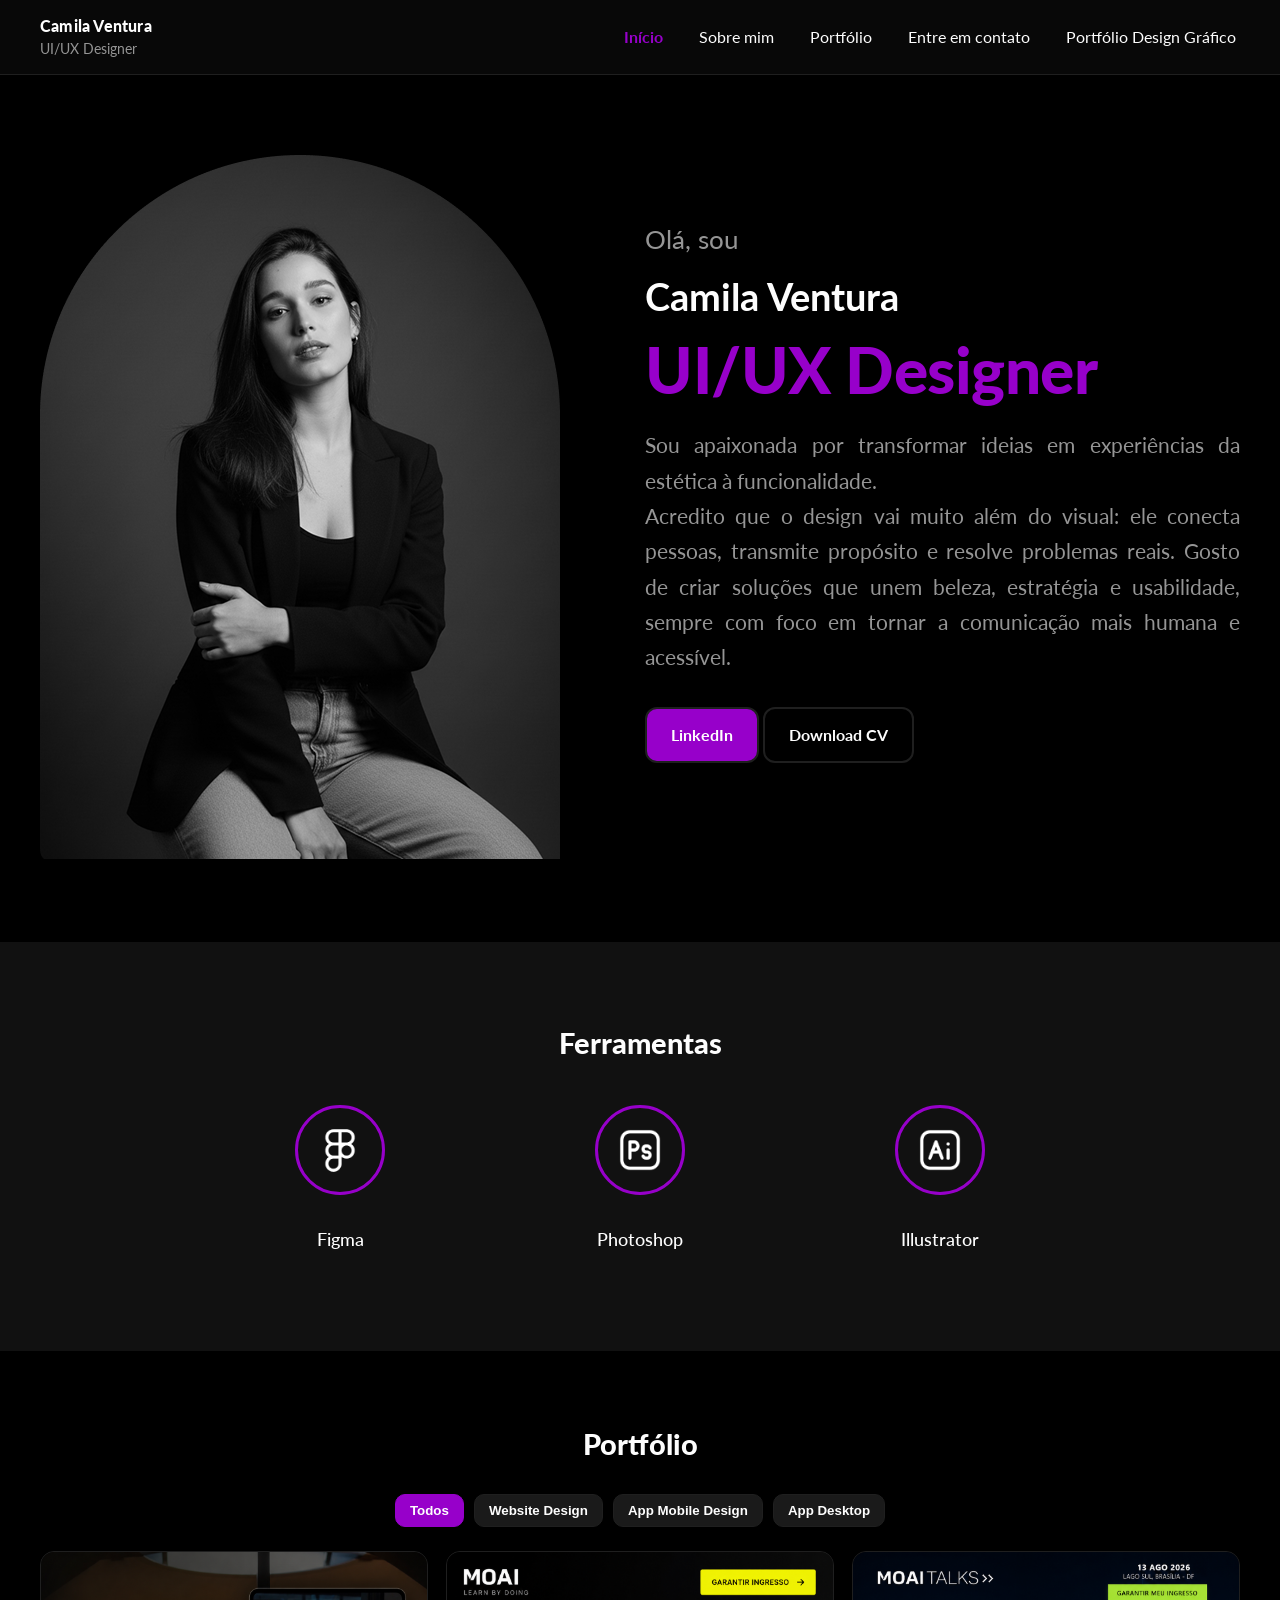
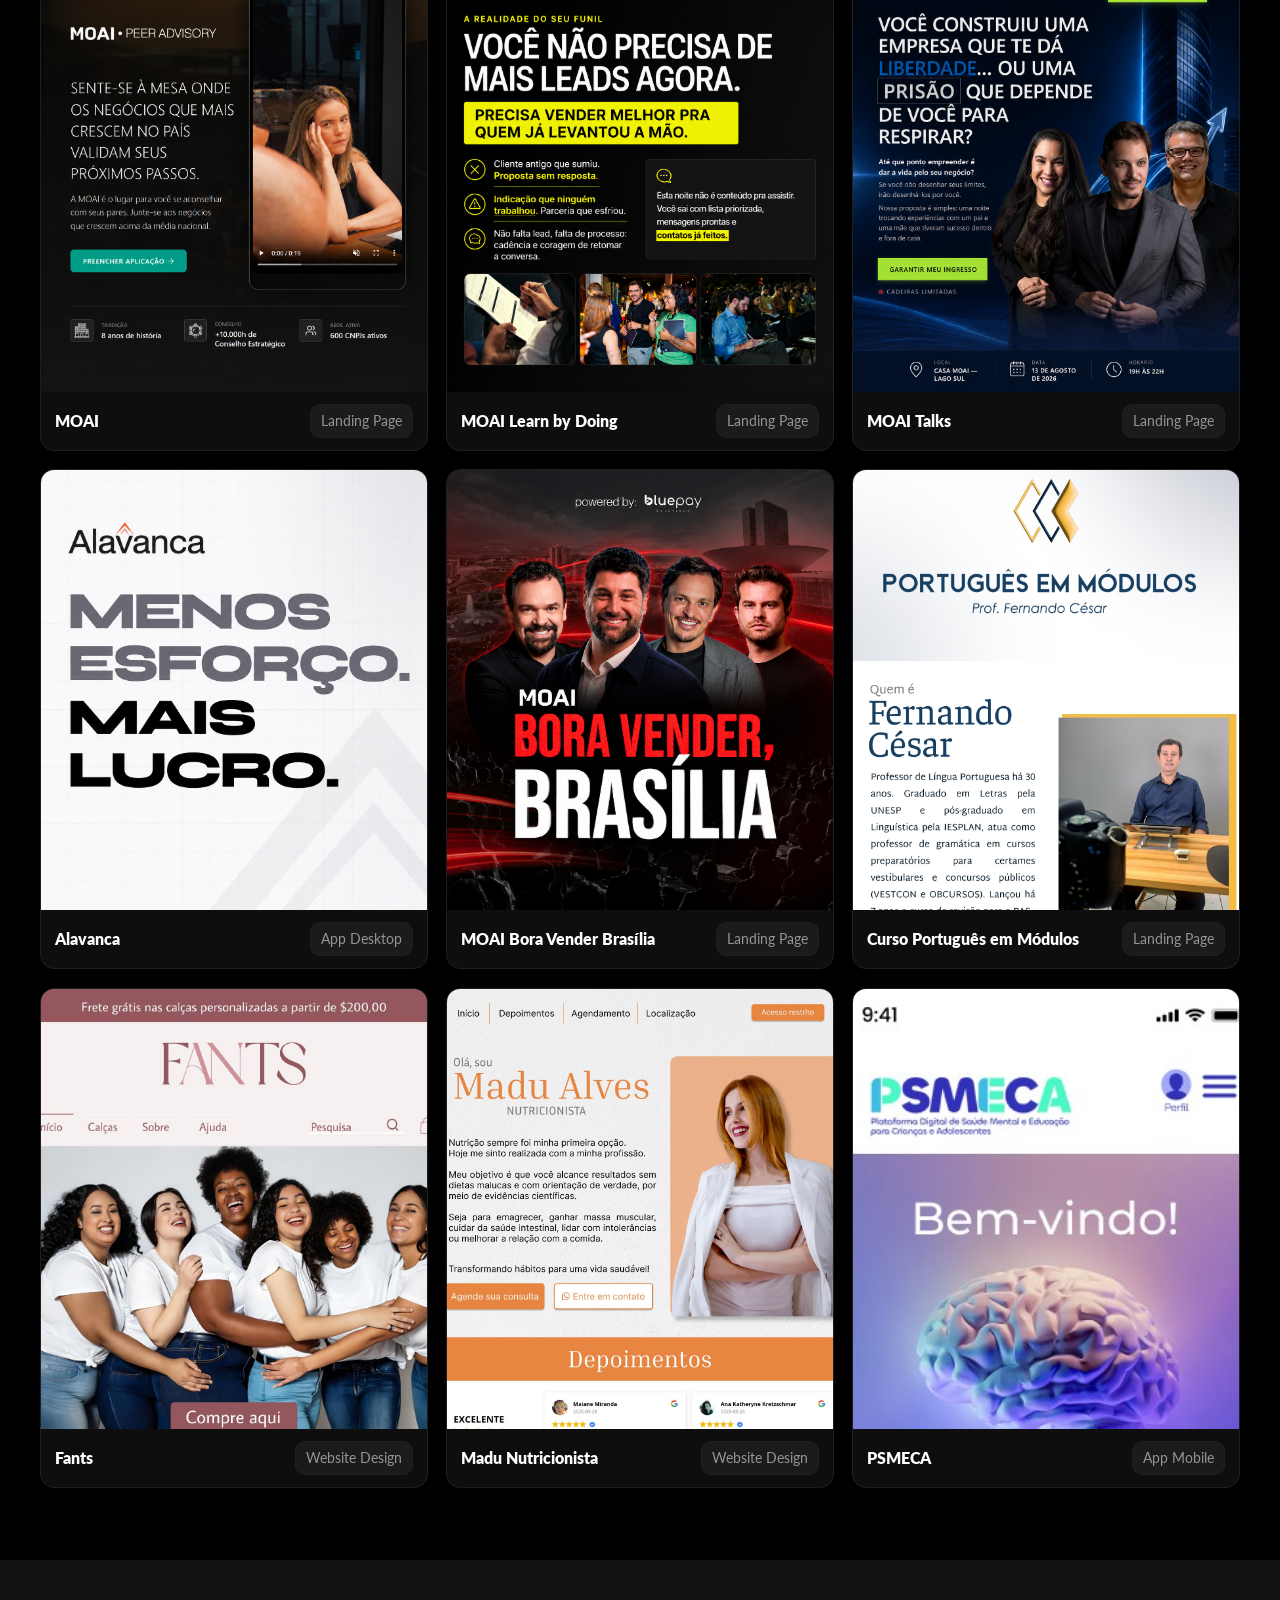
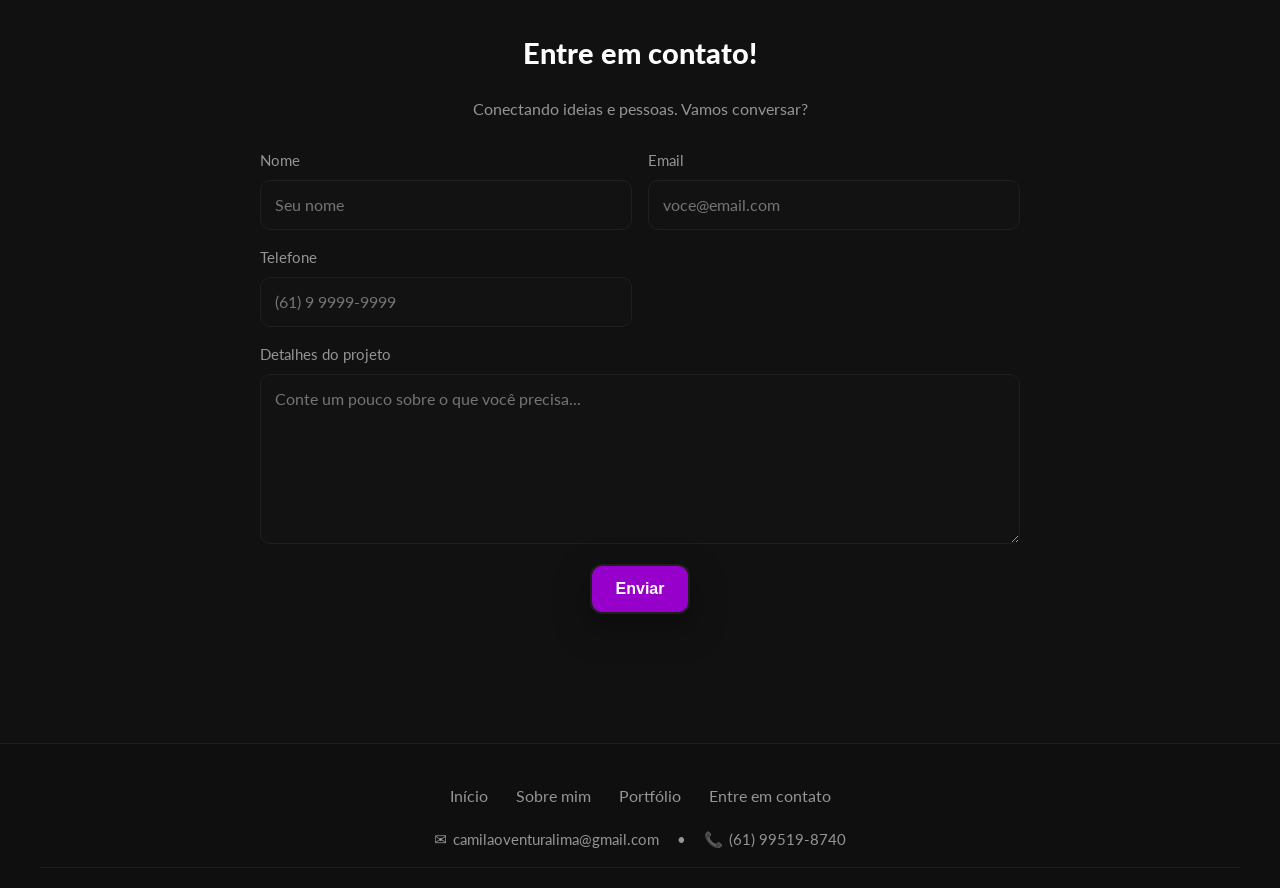
<file: index.html>
<!DOCTYPE html>
<html lang="pt-br">

<head>
  <meta charset="UTF-8" />
  <meta name="viewport" content="width=device-width, initial-scale=1" />

  <title>Camila Ventura — UX/UI Designer</title>

  <!-- Fonte Lato -->
  <link rel="preconnect" href="https://fonts.googleapis.com">
  <link rel="preconnect" href="https://fonts.gstatic.com" crossorigin>

  <link
    href="https://fonts.googleapis.com/css2?family=Lato:wght@300;400;700;900&display=swap"
    rel="stylesheet"
  >

  <!-- CSS principal -->
  <link rel="stylesheet" href="assets/css/main.css" />
</head>

<body>

  <!-- ================== HEADER ================== -->
  <header class="header" role="banner">

    <div class="container header__inner">

      <a class="brand" href="#">
        <span class="brand__title">Camila Ventura</span>
        <span class="brand__subtitle">UI/UX Designer</span>
      </a>

      <nav class="nav" aria-label="principal">

        <button
          class="nav__toggle"
          aria-expanded="false"
          aria-controls="menu"
        >
          ☰
        </button>

        <ul id="menu" class="nav__list">

          <li>
            <a class="is-active" href="#inicio">
              Início
            </a>
          </li>

          <li>
            <a href="#inicio">
              Sobre mim
            </a>
          </li>

          <li>
            <a href="#projetos">
              Portfólio
            </a>
          </li>

          <li>
            <a href="#contato">
              Entre em contato
            </a>
          </li>

          <li>
            <a
              href="https://venturacamiila.wixsite.com/portcamilaventura"
              target="_blank"
              rel="noopener noreferrer"
            >
              Portfólio Design Gráfico
            </a>
          </li>

        </ul>

      </nav>

    </div>

  </header>


  <main>

    <!-- ================== HERO ================== -->
    <section
      id="inicio"
      class="hero"
      aria-labelledby="hero-title"
    >

      <div class="container hero__inner">

        <div class="hero__photo reveal">

          <img
            src="assets/img/camila.png"
            alt="Camila Ventura"
          />

        </div>


        <div class="hero__text reveal">

          <p class="kicker">
            Olá, sou
          </p>

          <h1 id="hero-title">
            <span>Camila Ventura</span>
          </h1>

          <p class="role">
            UI/UX Designer
          </p>

          <p class="hero__desc">
            Sou apaixonada por transformar ideias em experiências da estética à funcionalidade.
            <br>
            Acredito que o design vai muito além do visual: ele conecta pessoas,
            transmite propósito e resolve problemas reais.
            Gosto de criar soluções que unem beleza, estratégia e usabilidade,
            sempre com foco em tornar a comunicação mais humana e acessível.
          </p>


          <div class="hero__cta">

            <a
              class="btn btn--primary"
              href="https://www.linkedin.com/in/venturacamila-/"
              target="_blank"
              rel="noopener noreferrer"
            >
              LinkedIn
            </a>

            <a
              class="btn btn--ghost"
              href="curriculo-camila-ventura-ux.pdf"
              download
            >
              Download CV
            </a>

          </div>

        </div>

      </div>

    </section>


    <!-- ================== FERRAMENTAS ================== -->
    <section
      id="ferramentas"
      class="tools section--alt"
    >

      <div class="container">

        <h2 class="section-title">
          Ferramentas
        </h2>

        <div class="tools__grid">


          <!-- FIGMA -->
          <div class="tool">

            <div class="tool__icon">
              <img
                src="assets/img/icone-figma.png"
                alt="Figma"
              >
            </div>

            <p class="tool__name">
              Figma
            </p>

          </div>


          <!-- PHOTOSHOP -->
          <div class="tool">

            <div class="tool__icon">
              <img
                src="assets/img/icone-photoshop.png"
                alt="Adobe Photoshop"
              >
            </div>

            <p class="tool__name">
              Photoshop
            </p>

          </div>


          <!-- ILLUSTRATOR -->
          <div class="tool">

            <div class="tool__icon">
              <img
                src="assets/img/icone-illustrator.png"
                alt="Adobe Illustrator"
              >
            </div>

            <p class="tool__name">
              Illustrator
            </p>

          </div>

        </div>

      </div>

    </section>


    <!-- ================== PORTFÓLIO ================== -->
    <section
      id="projetos"
      class="section"
    >

      <div class="container">

        <h2 class="section-title">
          Portfólio
        </h2>


        <!-- ================== FILTROS ================== -->
        <div
          class="filters"
          role="tablist"
          aria-label="Filtro de projetos"
        >

          <button
            class="filter-btn is-active"
            data-filter="all"
            role="tab"
            aria-selected="true"
          >
            Todos
          </button>


          <button
            class="filter-btn"
            data-filter="website"
            role="tab"
          >
            Website Design
          </button>


          <button
            class="filter-btn"
            data-filter="app-mobile"
            role="tab"
          >
            App Mobile Design
          </button>


          <button
            class="filter-btn"
            data-filter="app-desktop"
            role="tab"
          >
            App Desktop
          </button>

        </div>


        <!-- ================== GRID ================== -->
        <div class="portfolio-grid">


          <!-- ================== MOAI ================== -->
          <article
            class="portfolio-card"
            data-category="website"
          >

            <img
              src="assets/img/thumb-moai.png"
              alt="MOAI — Landing Page"
              loading="lazy"
            >

            <footer class="card-footer">

              <strong class="card-title">
                MOAI
              </strong>

              <span class="tag">
                Landing Page
              </span>

            </footer>

            <a
              class="card-hit"
              href="https://diagnostico.moaiclubedelideres.com/"
              target="_blank"
              rel="noopener noreferrer"
              aria-label="Abrir Landing Page MOAI"
            >
              Abrir
            </a>

          </article>


          <!-- ================== MOAI LEARN BY DOING ================== -->
          <article
            class="portfolio-card"
            data-category="website"
          >

            <img
              src="assets/img/thumb-learn-by-doing.png"
              alt="MOAI Learn by Doing — Landing Page"
              loading="lazy"
            >

            <footer class="card-footer">

              <strong class="card-title">
                MOAI Learn by Doing
              </strong>

              <span class="tag">
                Landing Page
              </span>

            </footer>

            <a
              class="card-hit"
              href="./projetos/learn-by-doing/"
              target="_blank"
              rel="noopener noreferrer"
              aria-label="Abrir Landing Page MOAI Learn by Doing"
            >
              Abrir
            </a>

          </article>


          <!-- ================== MOAI TALKS ================== -->
          <article
            class="portfolio-card"
            data-category="website"
          >

            <img
              src="assets/img/thumb-moai-talks.png"
              alt="MOAI Talks — Landing Page"
              loading="lazy"
            >

            <footer class="card-footer">

              <strong class="card-title">
                MOAI Talks
              </strong>

              <span class="tag">
                Landing Page
              </span>

            </footer>

            <a
              class="card-hit"
              href="./projetos/moai-talks/"
              target="_blank"
              rel="noopener noreferrer"
              aria-label="Abrir Landing Page MOAI Talks"
            >
              Abrir
            </a>

          </article>


          <!-- ================== ALAVANCA ================== -->
          <article
            class="portfolio-card"
            data-category="app-desktop"
          >

            <img
              src="assets/img/thumb-05.png"
              alt="Alavanca — Aplicação Desktop"
              loading="lazy"
            >

            <footer class="card-footer">

              <strong class="card-title">
                Alavanca
              </strong>

              <span class="tag">
                App Desktop
              </span>

            </footer>

            <a
              class="card-hit"
              href="./projetos/alavanca/"
              target="_blank"
              rel="noopener noreferrer"
              aria-label="Abrir projeto Alavanca"
            >
              Abrir
            </a>

          </article>


          <!-- ================== BORA VENDER ================== -->
          <article
            class="portfolio-card"
            data-category="website"
          >

            <img
              src="assets/img/thumb-06.png"
              alt="MOAI Bora Vender Brasília — Landing Page"
              loading="lazy"
            >

            <footer class="card-footer">

              <strong class="card-title">
                MOAI Bora Vender Brasília
              </strong>

              <span class="tag">
                Landing Page
              </span>

            </footer>

            <a
              class="card-hit"
              href="https://boravender.moaiclubedelideres.com/"
              target="_blank"
              rel="noopener noreferrer"
              aria-label="Abrir Landing Page MOAI Bora Vender Brasília"
            >
              Abrir
            </a>

          </article>


          <!-- ================== PORTUGUÊS EM MÓDULOS ================== -->
          <article
            class="portfolio-card"
            data-category="website"
          >

            <img
              src="assets/img/thumb-3.jpg"
              alt="Curso Português em Módulos — Landing Page"
              loading="lazy"
            >

            <footer class="card-footer">

              <strong class="card-title">
                Curso Português em Módulos
              </strong>

              <span class="tag">
                Landing Page
              </span>

            </footer>

            <a
              class="card-hit"
              href="https://www.figma.com/design/8gkHkP1EzSvH1BRitL8Aoq/Landing-Page-Portugu%C3%AAs-em-M%C3%B3dulos?node-id=0-1&t=bLjoRz4u3S9rdI7R-1"
              target="_blank"
              rel="noopener noreferrer"
              aria-label="Abrir projeto Curso Português em Módulos no Figma"
            >
              Abrir
            </a>

          </article>


          <!-- ================== FANTS ================== -->
          <article
            class="portfolio-card"
            data-category="website"
          >

            <img
              src="assets/img/thumb-4.jpg"
              alt="Fants — Website Design"
              loading="lazy"
            >

            <footer class="card-footer">

              <strong class="card-title">
                Fants
              </strong>

              <span class="tag">
                Website Design
              </span>

            </footer>

            <a
              class="card-hit"
              href="https://www.figma.com/design/nOZD41RZFPDARmKJ8b998s/Site-Fants?node-id=0-1&t=cd3TNoPDHikFOYi7-1"
              target="_blank"
              rel="noopener noreferrer"
              aria-label="Abrir projeto Fants no Figma"
            >
              Abrir
            </a>

          </article>


          <!-- ================== MADU NUTRICIONISTA ================== -->
          <article
            class="portfolio-card"
            data-category="website"
          >

            <img
              src="assets/img/thumb-2.jpg"
              alt="Madu Nutricionista — Website"
              loading="lazy"
            >

            <footer class="card-footer">

              <strong class="card-title">
                Madu Nutricionista
              </strong>

              <span class="tag">
                Website Design
              </span>

            </footer>

            <a
              class="card-hit"
              href="https://www.figma.com/design/WHJ8unIBVzZjjQthz4Qp6f/Site-Madu-Alves-Nutricionista?node-id=0-1&t=5cTGfRsWojCr3QMY-1"
              target="_blank"
              rel="noopener noreferrer"
              aria-label="Abrir projeto Madu Nutricionista no Figma"
            >
              Abrir
            </a>

          </article>


          <!-- ================== PSMECA ================== -->
          <article
            class="portfolio-card"
            data-category="app-mobile"
          >

            <img
              src="assets/img/thumb-1.jpg"
              alt="PSMECA — App Mobile"
              loading="lazy"
            >

            <footer class="card-footer">

              <strong class="card-title">
                PSMECA
              </strong>

              <span class="tag">
                App Mobile
              </span>

            </footer>

            <a
              class="card-hit"
              href="https://www.figma.com/design/VyDSun25oeISjI2EACDQXE/PSMECA--Copy--Camila?node-id=0-1&t=355Icg6FfSTcIvuR-1"
              target="_blank"
              rel="noopener noreferrer"
              aria-label="Abrir projeto PSMECA no Figma"
            >
              Abrir
            </a>

          </article>


        </div>

      </div>

    </section>


    <!-- ================== CONTATO ================== -->
    <section
      id="contato"
      class="section section--alt"
    >

      <div class="container">

        <h2 class="section-title">
          Entre em contato!
        </h2>

        <p class="section-subtitle">
          Conectando ideias e pessoas. Vamos conversar?
        </p>


        <form
          id="contact-form"
          class="contact-form"
          action="https://formspree.io/f/xjkalblp"
          method="POST"
        >


          <!-- NOME -->
          <div class="field">

            <label for="nome">
              Nome
            </label>

            <input
              id="nome"
              name="nome"
              type="text"
              placeholder="Seu nome"
              required
            >

          </div>


          <!-- EMAIL -->
          <div class="field">

            <label for="email">
              Email
            </label>

            <input
              id="email"
              name="_replyto"
              type="email"
              placeholder="voce@email.com"
              required
            >

          </div>


          <!-- TELEFONE -->
          <div class="field">

            <label for="telefone">
              Telefone
            </label>

            <input
              id="telefone"
              name="telefone"
              type="tel"
              placeholder="(61) 9 9999-9999"
            >

          </div>


          <!-- MENSAGEM -->
          <div class="field field--full">

            <label for="mensagem">
              Detalhes do projeto
            </label>

            <textarea
              id="mensagem"
              name="mensagem"
              rows="6"
              placeholder="Conte um pouco sobre o que você precisa..."
              required
            ></textarea>

          </div>


          <!-- BOTÃO -->
          <div class="actions">

            <button
              type="submit"
              class="btn btn--primary"
            >
              Enviar
            </button>

          </div>


          <p
            class="form-feedback"
            role="status"
            aria-live="polite"
          ></p>

        </form>

      </div>

    </section>


    <!-- ================== FOOTER ================== -->
    <footer
      class="footer"
      role="contentinfo"
    >

      <div class="container footer__inner">

        <nav
          class="footer__nav"
          aria-label="rodapé"
        >

          <a href="#inicio">
            Início
          </a>

          <a href="#inicio">
            Sobre mim
          </a>

          <a href="#projetos">
            Portfólio
          </a>

          <a href="#contato">
            Entre em contato
          </a>

        </nav>


        <div class="footer__contact">

          <a
            href="mailto:camilaoventuralima@gmail.com"
            class="footer__link"
          >
            camilaoventuralima@gmail.com
          </a>

          <span class="footer__sep">
            •
          </span>

          <a
            href="tel:+5561995198740"
            class="footer__link"
          >
            (61) 99519-8740
          </a>

        </div>

      </div>

    </footer>

  </main>


  <!-- ================== JAVASCRIPT ================== -->
  <script src="assets/js/main.js"></script>

</body>

</html>
</file>
<file: assets/css/main.css>
/* ====== BASE MÍNIMA ====== */
* { box-sizing: border-box; }
html, body { height: 100%; }
:root{
  --bg: #000000;
  --bg-alt: #111111;
  --fg: #FDFDFD;
  --muted: #959595;
  --primary: #9700CA;
  --chip: #959595;
  --border: #1f1f1f;
  --container: 1200px;
  --radius: 18px;
  --shadow: 0 12px 36px rgba(0,0,0,.35);
}
body{
  margin: 0;
  font-family: "Lato", system-ui, -apple-system, "Segoe UI", Roboto, Arial, sans-serif;
  background: var(--bg);
  color: var(--fg);
  line-height: 1.5;
}
.container { 
  width: min(100% - 2rem, var(--container)); 
  margin-inline: auto; 
}

/* ====== HEADER / NAV ====== */
.header{
  position:fixed;
  top:0; left: 0; right: 0;
  background:#0a0a0acc;
  backdrop-filter:blur(8px);
  border-bottom:1px solid var(--border);
  z-index:1000
}
.header__inner{
  display:flex;
  align-items:center;
  justify-content:space-between;
  padding:14px 0
}
.brand {
  color:var(--fg);
  text-decoration:none;
  display:flex;
  flex-direction:column
}
.brand__title {
  font-weight:900
  ;letter-spacing:.2px
}
.brand__subtitle {
  font-size:.9rem;
  color:var(--muted);
  font-weight:400
}

.nav__toggle {
  display:none;
  background:transparent;
  border:1px solid var(--border);
  color:var(--fg);
  padding:8px 10px;
  border-radius:10px
}
.nav__list {
  display:flex;
  gap:28px;
  list-style:none;
  margin:0;
  padding:0
}
.nav__list a {
  color:var(--fg);
  text-decoration:none;
  padding:8px 4px;
  border-radius:10px
}
.nav__list a:hover {
  background:#111
}
.nav__list a.is-active {
  color:var(--primary);
  font-weight:700
}

@media (max-width:640px){
  .nav__toggle{display:inline-block}
  .nav__list{display:none;position:absolute;right:1rem;top:60px;flex-direction:column;
    background:#0f0f0f;border:1px solid var(--border);padding:12px;border-radius:12px}
  .nav__list.is-open{display:flex}
}

/* ====== HERO ====== */
.hero{padding:80px 0}
.hero__inner{
  display:grid;
  grid-template-columns: 1fr 1.1fr;
  gap:64px;
  align-items:center;
}
.kicker {
  color: var(--muted);
  font-size: 1.6rem;
  font-weight: 400;
  margin: -35px 0 10px;
}
.hero__text h1 {
  font-size: 2.4rem;         /* nome Camila Ventura */
  margin: 0;
  color: var(--fg);
  font-weight: 700;
}
.hero__text .role {
  font-size: 4rem;           /* UI/UX designer maior */
  line-height: 1.05;
  margin: 10px 0 24px;
  color: var(--primary);
  font-weight: 900;
  letter-spacing: -0.5px;    /* dá um toque mais moderno */
}
.hero__desc {
  color: var(--muted);
  max-width: 60ch;
  font-size: 1.3rem;
  line-height: 1.7;
  margin-bottom: 32px;
  text-align: justify;
}

/* Botões */
.btn {
  display: inline-block;
  padding: 14px 24px;              /* mais altos e largos */
  border-radius: 12px;
  text-decoration: none;
  border: 2px solid var(--border); /* borda mais visível */
  font-weight: 700;
  font-size: 1rem;
  transition: all 0.2s ease-in-out;
  cursor: pointer; 
}

.btn--primary {
  background: var(--primary);
  color: #fff;
  box-shadow: var(--shadow);
}

.btn--primary:hover {
  background: #b33ae0;            /* leve clareada no hover */
}

.btn--ghost {
  color: var(--fg);
  background: transparent;
}

.btn--ghost:hover {
  border-color: var(--primary);
  color: var(--primary);
}


/* Foto original, sem cortes nem shapes */
.hero__photo {
  display: flex;
  justify-content: center;
  align-items: center;
  width: 100%;
  max-width: 520px;
}

.hero__photo img {
  width: 100%;
  height: auto;
  display: block;
  border-radius: 0; /* mantém como veio */
  object-fit: contain;
  filter: grayscale(100%); /* opcional, pode remover se quiser a cor original */
}

/* ====== TÍTULOS DE SEÇÃO ====== */
.section { padding: 72px 0; }
.section--alt { background: var(--bg-alt); }
.section-title {
  text-align: center;
  font-size: 1.8rem;
  font-weight: 900;
  margin: 0 0 28px;
}

/* ====== FERRAMENTAS ====== */
.tools {
  text-align: center;
  padding: 80px 0;
}

.tools__grid {
  display: flex;
  justify-content: center;
  align-items: center;
  flex-wrap: wrap;
  gap: 210px;
  margin-top: 40px;
}

.tool {
  display: flex;
  flex-direction: column;
  align-items: center;
  gap: 14px;
}

.tool__icon {
  width: 90px;
  height: 90px;
  border-radius: 50%;
  background-color: transparent;
  border: 3px solid var(--primary);
  display: flex;
  align-items: center;
  justify-content: center;
  transition: transform 0.3s ease, box-shadow 0.3s ease;
}

.tool__icon img {
  width: 50px;
  height: 50px;
  object-fit: contain;
  filter: brightness(0) invert(1);
}

.tool__name {
  font-size: 1.1rem;
  color: var(--fg);
  font-weight: 500;
}

.tool__icon:hover {
  transform: scale(1.1);
  box-shadow: 0 0 15px rgba(151, 0, 202, 0.6);
}

/* ====== FILTROS ====== */
.filters {
  display: flex;
  gap: 10px;
  justify-content: center;
  margin: 12px 0 24px;
  flex-wrap: wrap;
}
.filter-btn {
  background: #1a1a1a;
  color: var(--fg);
  border: 1px solid var(--border);
  padding: 8px 14px;
  border-radius: 10px;
  font-weight: 700;
  cursor: pointer;
  transition: all .2s;
}
.filter-btn:hover { border-color: var(--primary); }
.filter-btn.is-active {
  background: var(--primary);
  border-color: var(--primary);
}

/* ====== GRID DO PORTFÓLIO ====== */
.portfolio-grid {
  display: grid;
  grid-template-columns: repeat(3, 1fr);
  gap: 18px;
}
.portfolio-card {
  position: relative;
  background: #0e0e0e;
  border: 1px solid var(--border);
  border-radius: 14px;
  overflow: hidden;
  transition: transform .15s ease, box-shadow .15s ease, border-color .15s ease;
}
.portfolio-card:hover {
  transform: translateY(-3px) scale(1.01);
  box-shadow: 0 0 15px rgba(151, 0, 202, 0.4);
  border-color: var(--primary);
}
.portfolio-card img {
  width: 100%;
  height: auto;
  aspect-ratio: 415 / 473;
  object-fit: cover;     /* corta para caber limpo como no Figma */
  display: block;
}
/* torna o card inteiro clicável */
.portfolio-card .card-hit {
  position: absolute;
  inset: 0;              /* cobre toda a área do card */
  z-index: 2;
  text-indent: -9999px;  /* esconde o texto visualmente */
}
.portfolio-card:hover {
  cursor: pointer;       /* mostra a “mãozinha” */
}
.portfolio-card a {
  text-decoration: none;
}
.card-footer {
  display: flex;
  align-items: center;
  justify-content: space-between;
  gap: 8px;
  padding: 12px 14px;
}
.card-title { font-weight: 800; }
.tag {
  background: #1b1b1b;
  border: 1px solid var(--border);
  color: var(--muted);
  padding: 6px 10px;
  border-radius: 10px;
  font-size: .85rem;
  white-space: nowrap;
}

/* ====== CONTATO ====== */
.section-subtitle{
  color: var(--muted);
  text-align: center;
  margin: -6px 0 28px;
}

.contact-form{
  max-width: 760px;
  margin: 0 auto;
  display: grid;
  grid-template-columns: 1fr 1fr;
  gap: 16px;
}

.field{ display: grid; gap: 8px; }
.field--full{ grid-column: 1 / -1; }
.field label{ font-size: .95rem; color: var(--muted); }
.field input,
.field textarea{
  background: #121212;
  border: 1px solid var(--border);
  color: var(--fg);
  border-radius: 10px;
  padding: 12px 14px;
  font: inherit;
  outline: none;
}
.field input:focus,
.field textarea:focus{
  border-color: var(--primary);
  box-shadow: 0 0 0 3px rgba(151,0,202,.2);
}

.actions{
  grid-column: 1 / -1;
  display: flex;
  gap: 12px;
  justify-content: center;
  margin-top: 4px;
}

.form-feedback{
  grid-column: 1 / -1;
  text-align: center;
  color: var(--muted);
  margin-top: 6px;
  min-height: 1.2em;
}

/* ====== FOOTER ====== */
.footer {
  background: #0f0f0f;
  border-top: 1px solid var(--border);
  padding: 40px 0 20px;
}

.footer__inner {
  display: flex;
  flex-direction: column;
  align-items: center;
  justify-content: center;
  gap: 12px;
  text-align: center;
  border-bottom: 1px solid var(--border);
  padding-bottom: 16px;
}

.footer__nav {
  display: flex;
  gap: 28px;
  flex-wrap: wrap;
  justify-content: center;
}

.footer__nav a {
  color: var(--muted);
  text-decoration: none;
  font-size: 1rem;
  transition: color 0.2s;
}

.footer__nav a:hover {
  color: var(--fg);
}

.footer__contact {
  display: flex;
  gap: 18px;
  align-items: center;
  justify-content: center;
  color: var(--muted);
  font-size: 0.95rem;
  margin-top: 8px;
}

.footer__contact a {
  color: var(--muted);
  text-decoration: none;
  display: flex;
  align-items: center;
  gap: 6px;
}

.footer__contact a:hover {
  color: var(--fg);
}

/* Ícones */
.footer__contact a[href^="mailto"]::before {
  content: "✉️";
}
.footer__contact a[href^="tel"]::before {
  content: "📞";
}

/* ====== REVEAL / FADE-IN ====== */
.reveal {
  opacity: 0;
  transform: translateY(16px);
  will-change: opacity, transform;
  transition: opacity 1.6s ease, transform 1.6s ease;
}
.reveal.is-visible {
  opacity: 1;
  transform: none;
}

/* Responsivo */
@media (max-width: 992px){
  .hero__inner{grid-template-columns:1fr;gap:32px}
  .hero__text .role{font-size:2.4rem}
  .tools { grid-template-columns: repeat(3, 1fr); }
  .portfolio-grid { grid-template-columns: repeat(2, 1fr); }
}
@media (max-width: 640px) {

  
  .hero {
    padding: 56px 0;
    text-align: center;
  }

  .hero__inner {
    grid-template-columns: 1fr;
    gap: 40px;
  }

  .hero__text h1 {
    font-size: 1.8rem;
  }

  .hero__text .role {
    font-size: 2.8rem;
  }

  .hero__desc {
    font-size: 1rem;
    margin-inline: auto;
  }

  .hero__cta {
    justify-content: center;
  }
  .tools__grid {
    gap: 40px;
  }
  .tool__icon {
    width: 70px;
    height: 70px;
  }
  .tool__icon img {
    width: 40px;
    height: 40px;
  }
  .tool__name {
    font-size: 1rem;
  }
  .portfolio-grid { 
    grid-template-columns: 1fr; 
  }
  .contact-form{ 
    grid-template-columns: 1fr; 
  }
  .actions{ 
    justify-content: stretch;   
  }
  .actions .btn{ 
    width: 100%; text-align:center; 
  }
  .footer__inner {
    flex-direction: column;
    align-items: center;
    text-align: center;
    gap: 8px;
  }
  .footer__nav {
    gap: 16px;
  }
  .footer__contact {
    flex-direction: column;
    gap: 4px;
  }

  /* Respeita usuários com redução de movimento */
@media (prefers-reduced-motion: reduce) {
  .reveal,
  .reveal.is-visible {
    opacity: 1 !important;
    transform: none !important;
    transition: none !important;
  }
}

}
</file>
